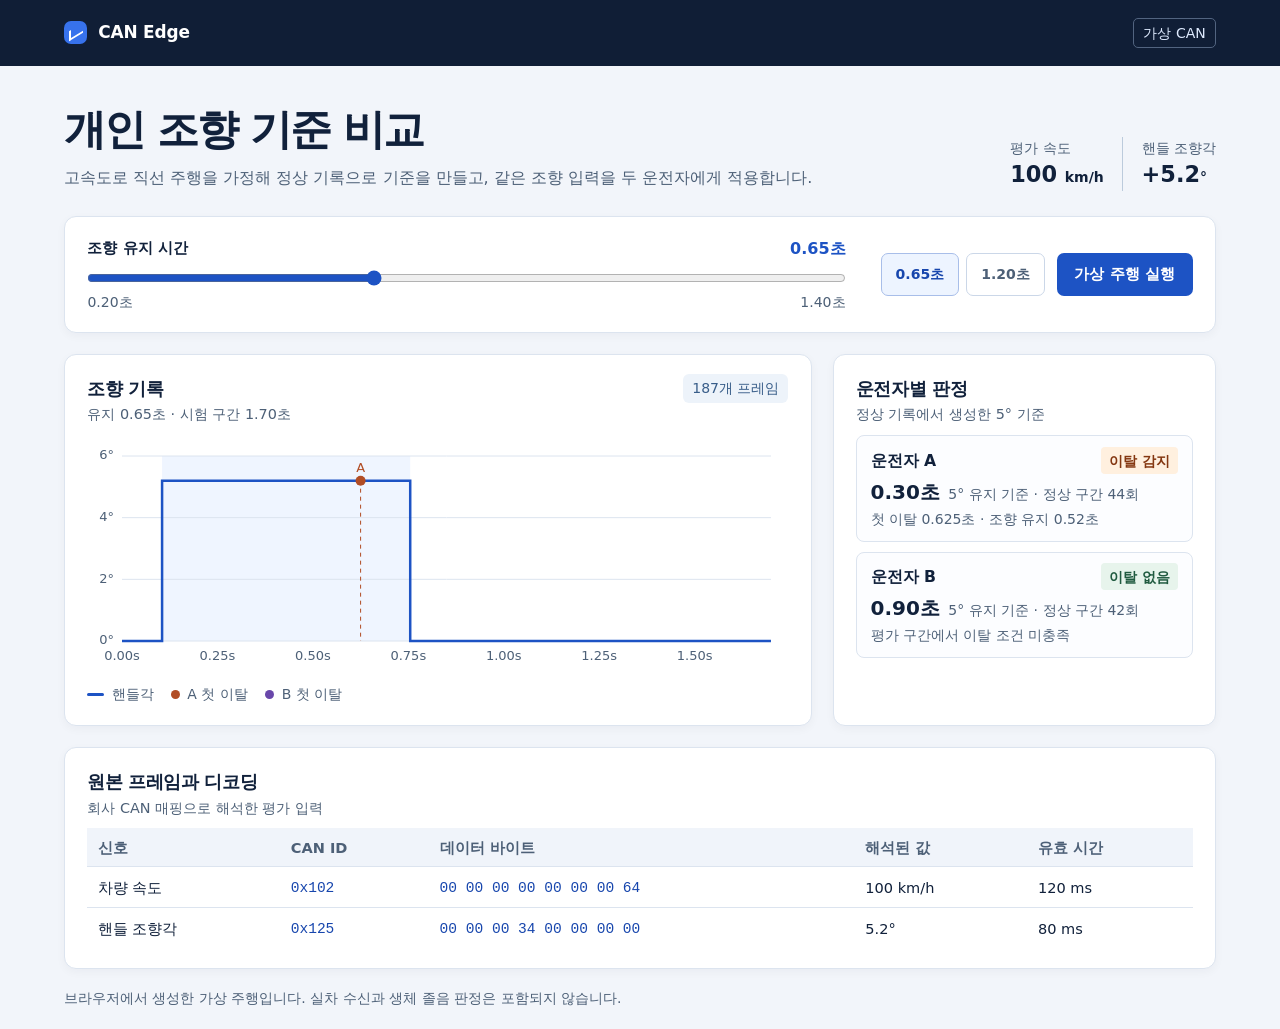
<file: git_upload_ver1/index.html>
<!doctype html>
<html lang="ko">
<head>
  <meta charset="utf-8">
  <meta name="viewport" content="width=device-width, initial-scale=1">
  <meta name="description" content="가상 CAN 프레임에서 개인 조향 기준을 만들고 같은 주행에 적용하는 브라우저 실험">
  <title>CAN Edge · 개인 조향 기준 비교</title>
  <link rel="stylesheet" href="web/style.css">
  <script src="web/can-simulator.js" defer></script>
  <script src="web/app.js" defer></script>
</head>
<body>
  <header class="masthead">
    <div class="masthead-inner">
      <div class="brand"><span class="brand-mark" aria-hidden="true"></span>CAN Edge</div>
      <span class="source-tag">가상 CAN</span>
    </div>
  </header>
  <main>
    <section class="intro" aria-labelledby="title">
      <div>
        <h1 id="title">개인 조향 기준 비교</h1>
        <p>고속도로 직선 주행을 가정해 정상 기록으로 기준을 만들고, 같은 조향 입력을 두 운전자에게 적용합니다.</p>
      </div>
      <dl class="inputs">
        <div><dt>평가 속도</dt><dd>100 <span>km/h</span></dd></div>
        <div><dt>핸들 조향각</dt><dd>+5.2<span>°</span></dd></div>
      </dl>
    </section>

    <form class="controls panel" id="controls">
      <div class="range-control">
        <div class="range-label">
          <label for="hold">조향 유지 시간</label>
          <output for="hold" id="hold-value">0.65초</output>
        </div>
        <input id="hold" type="range" min="200" max="1400" value="650" step="10">
        <div class="range-endpoints"><span>0.20초</span><span>1.40초</span></div>
      </div>
      <div class="actions">
        <div class="presets" aria-label="유지 시간 예시">
          <button type="button" data-duration="650" aria-pressed="true">0.65초</button>
          <button type="button" data-duration="1200" aria-pressed="false">1.20초</button>
        </div>
        <button class="primary" type="submit">가상 주행 실행</button>
      </div>
    </form>

    <div class="results-grid">
      <section class="panel chart-panel" aria-labelledby="chart-title">
        <div class="panel-header">
          <div>
            <h2 id="chart-title">조향 기록</h2>
            <p id="plot-reading">유지 0.65초 · 시험 구간 1.70초</p>
          </div>
          <span class="readout" id="frame-count"></span>
        </div>
        <canvas id="timeline" role="img" aria-label="가상 주행 시간에 따른 핸들 조향각"></canvas>
        <div class="legend" aria-label="그래프 범례">
          <span><i class="line-icon"></i>핸들각</span>
          <span><i class="dot-icon dot-a"></i>A 첫 이탈</span>
          <span><i class="dot-icon dot-b"></i>B 첫 이탈</span>
        </div>
      </section>

      <section class="panel profiles" aria-labelledby="profile-title">
        <div class="panel-header">
          <div><h2 id="profile-title">운전자별 판정</h2><p>정상 기록에서 생성한 5° 기준</p></div>
        </div>
        <div id="profile-results" aria-live="polite"></div>
      </section>
    </div>

    <section class="panel frame-panel" aria-labelledby="frames-title">
      <div class="panel-header">
        <div><h2 id="frames-title">원본 프레임과 디코딩</h2><p>회사 CAN 매핑으로 해석한 평가 입력</p></div>
      </div>
      <div class="table-scroll">
        <table>
          <thead><tr><th scope="col">신호</th><th scope="col">CAN ID</th><th scope="col">데이터 바이트</th><th scope="col">해석된 값</th><th scope="col">유효 시간</th></tr></thead>
          <tbody id="frame-samples"></tbody>
        </table>
      </div>
    </section>
    <footer>브라우저에서 생성한 가상 주행입니다. 실차 수신과 생체 졸음 판정은 포함되지 않습니다.</footer>
    <noscript>가상 CAN 시뮬레이션을 실행하려면 JavaScript를 켜야 합니다.</noscript>
  </main>
</body>
</html>
</file>
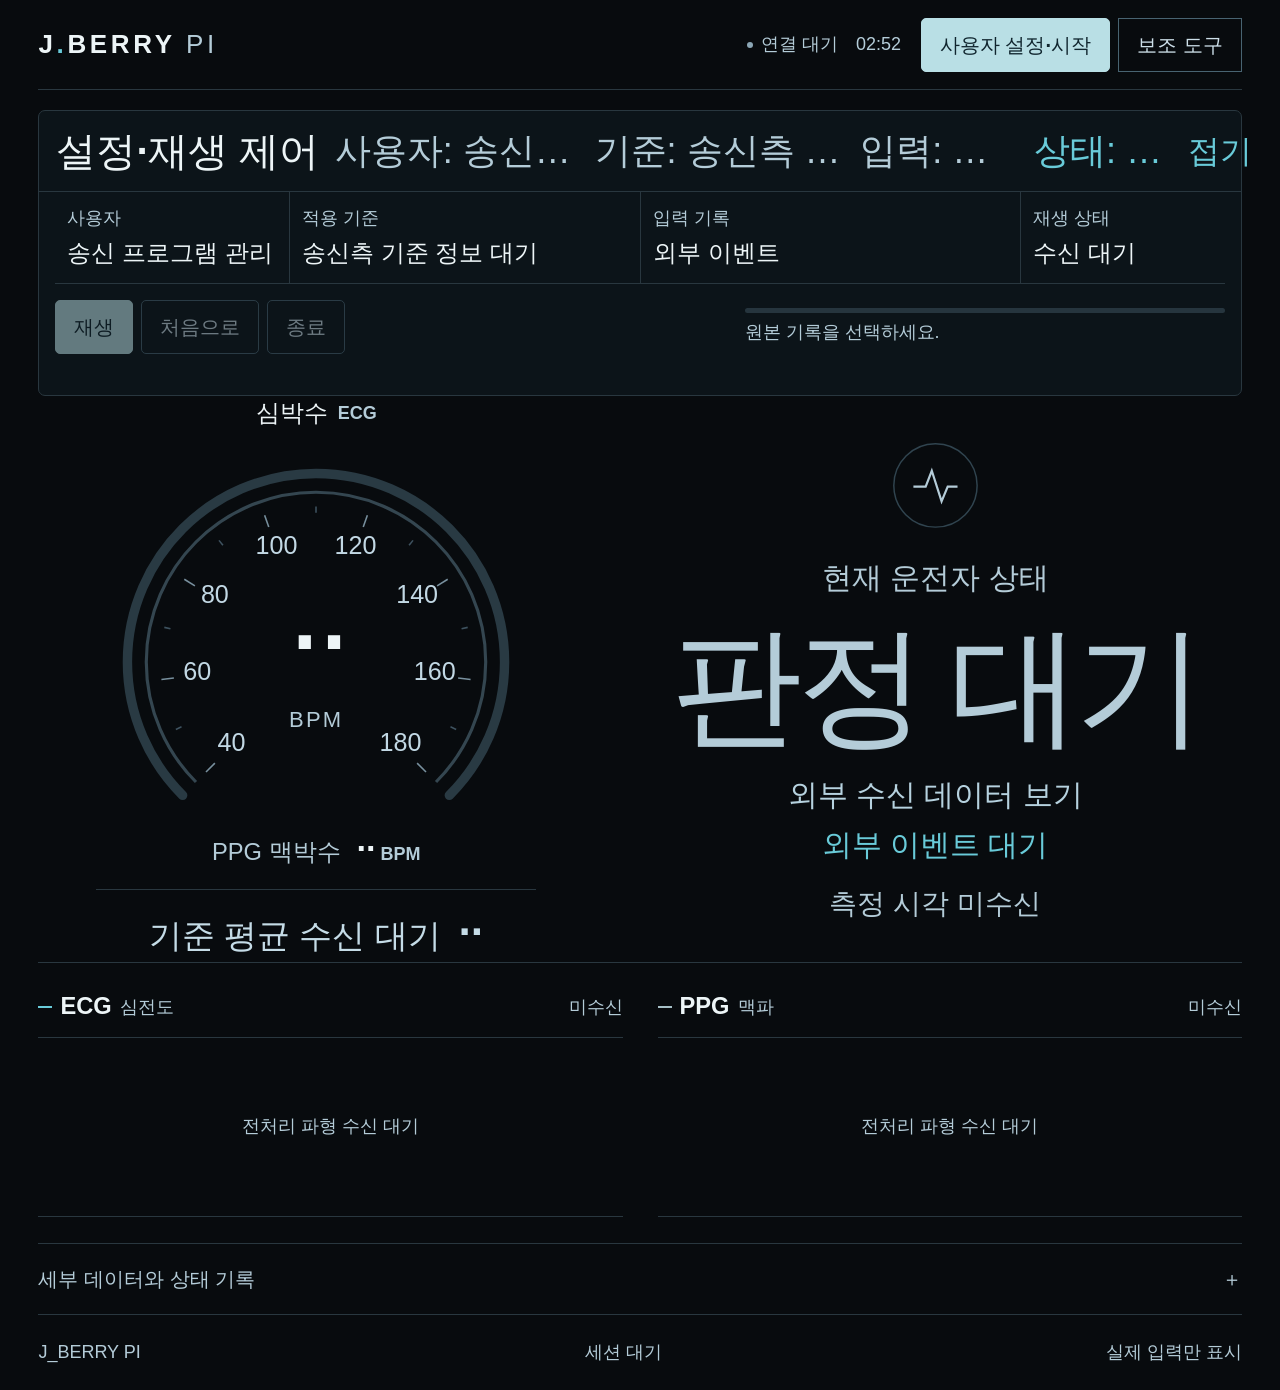
<file: web/dashboard/index.html>
<!doctype html>
<html lang="ko">
<head>
  <meta charset="utf-8"><meta name="viewport" content="width=device-width, initial-scale=1"><meta name="color-scheme" content="dark">
  <title>J_BERRY PI</title>
  <link rel="stylesheet" href="styles.css">
  <script src="contract-validator.js" defer></script><script src="webboard-state.js" defer></script><script src="app.js" defer></script>
</head>
<body>
<div class="dashboard">
  <header class="topbar">
    <a class="wordmark" href="#">J<span class="brand-dot">.</span>BERRY <span class="brand-pi">PI</span></a>
    <div class="topbar-right"><span class="transport"><i id="transportDot" class="dot"></i><span id="transportLabel">연결 대기</span></span><time id="wallClock"></time></div>
    <nav class="top-menu" aria-label="측정 관리">
      <button id="setupButton" class="button primary">사용자 설정·시작</button>
      <details id="toolsMenu" class="tools-menu"><summary class="button">보조 도구</summary><div class="tools-popover"><button id="resultsMenuButton" class="button">저장 결과 JSON 보기</button><p>과거 결과 재생 · 모델 재실행 없음</p></div></details>
    </nav>
  </header>
  <main>
    <details id="replayPanel" class="replay-panel" open>
      <summary><span class="panel-label">설정·재생 제어</span><span class="replay-summary"><span id="summaryUser">사용자 미선택</span><span id="summaryProfile">기준 미적용</span><span id="summaryRecording">기록 미선택</span><span id="summaryPlayback">대기</span></span><span id="foldLabel" class="fold-label" aria-hidden="true">▴</span></summary>
      <div class="replay-panel-body">
    <dl class="workspace" aria-label="현재 시험 대상">
      <div><dt>사용자</dt><dd id="activeUser">선택 없음</dd></div><div><dt>적용 기준</dt><dd id="activeProfile">적용 없음</dd></div>
      <div><dt>입력 기록</dt><dd id="activeRecording">선택 없음</dd></div><div><dt>재생 상태</dt><dd id="activePlayback">대기</dd></div>
    </dl>
    <section id="localControls" class="playback-toolbar" aria-label="원본 재생 제어">
      <div class="playback-actions"><button id="localPlay" class="button primary" disabled>재생</button><button id="localRewind" class="button" disabled>처음으로</button><button id="localStop" class="button" disabled>종료</button></div>
      <div class="playback-progress"><progress id="localProgress" max="100" value="0" aria-label="기록 처리 진행률"></progress><span id="localPosition">원본 기록을 선택하세요.</span></div>
    </section>
    <p id="localControlsHint" class="field-help"></p>
    <section id="resultReplayBar" class="playback-toolbar" aria-label="저장 결과 보기" hidden>
      <div class="playback-actions"><button id="playFile" class="button primary" disabled>재생</button><button id="stepFile" class="button" disabled>다음 데이터</button><button id="rewindFile" class="button" disabled>처음으로</button><button id="backToLocal" class="button">원본 재생 화면으로</button></div><span id="replayPosition">기록이 없습니다.</span>
    </section>
      </div>
    </details>
    <p id="mainNotice" class="notice" role="status" aria-live="polite"></p>
    <section class="cluster" aria-label="심박수와 운전자 상태">
      <div class="instrument heart-instrument">
        <div class="instrument-label">심박수 <span>ECG</span></div>
        <div class="dial">
          <svg id="heartDial" class="dial-svg" viewBox="0 0 280 245" role="img" aria-label="심박수 눈금" aria-describedby="heartReferenceDetail heartBandComparison">
            <path class="heart-reference-track" d="M 55.15 224.85 A 120 120 0 1 1 224.85 224.85"/><g id="heartReferenceBand" hidden></g><line id="heartReferenceMark" class="heart-reference-mark" hidden/><circle id="heartCurrentMark" class="heart-current-mark" r="5" hidden/>
            <path class="dial-track" d="M 63.63 216.37 A 108 108 0 1 1 216.37 216.37"/><g class="dial-ticks"></g><path class="dial-value" pathLength="100" d="M 63.63 216.37 A 108 108 0 1 1 216.37 216.37" hidden/>
          </svg>
          <div class="dial-reading"><strong id="ecgHr">··</strong><span>BPM</span></div>
        </div>
        <div class="secondary-reading"><span>PPG 맥박수</span><strong><span id="ppgHr">··</span><small> BPM</small></strong></div>
        <div class="heart-reference-info"><div class="heart-reference-reading"><span id="heartReferenceText">기준 평균 수신 대기</span><strong id="heartDelta">··</strong></div></div>
      </div>
      <div id="stateModule" class="driver-state" data-state="waiting">
        <div class="state-orbit" aria-hidden="true"><svg viewBox="0 0 84 84"><circle cx="42" cy="42" r="34"/><path d="M24 43h10l5-13 8 25 5-12h8"/></svg></div>
        <p class="state-caption">현재 운전자 상태</p><h2 id="driverState" class="state-title" aria-live="polite">판정 대기</h2>
        <p id="stateDescription" class="state-description" hidden></p>
        <div class="baseline-progress"><span id="baselinePhase">기준을 선택하거나 새로 측정하세요.</span><span id="inputState">입력 대기</span></div>
        <span id="measurementTime" class="measurement-time">측정 시각 미수신</span>
        <p id="canAssist" class="can-assist" data-status="unavailable" hidden></p>
      </div>
    </section>
    <section class="signal-section" aria-label="실제 생체 파형">
      <article class="signal-panel"><div class="signal-heading"><h3><span class="trace-mark"></span>ECG <span>심전도</span></h3><span id="ecgMeta">미수신</span></div><div class="wave-viewport"><canvas id="ecgWave" width="900" height="180" aria-label="수신한 ECG 파형"></canvas><p id="ecgEmpty" class="wave-empty">전처리 파형 수신 대기</p></div></article>
      <article class="signal-panel"><div class="signal-heading"><h3><span class="trace-mark secondary"></span>PPG <span>맥파</span></h3><span id="ppgMeta">미수신</span></div><div class="wave-viewport"><canvas id="ppgWave" width="900" height="180" aria-label="수신한 PPG 파형"></canvas><p id="ppgEmpty" class="wave-empty">전처리 파형 수신 대기</p></div></article>
    </section>
    <details id="detailPanel" class="detail-panel"><summary>세부 데이터와 상태 기록 <span aria-hidden="true">＋</span></summary><div class="detail-content">
      <section class="score-section"><div class="score-numbers"><div><span>모델 졸음 점수</span><strong id="modelScore">··</strong></div><div><span>상태 누적 점수</span><strong id="stateScore">··</strong></div><div><span>신호 품질 가중치</span><strong id="qualityWeight">··</strong></div></div><canvas id="scoreTrend" width="1100" height="180" aria-label="모델 점수와 누적 점수"></canvas><div class="trace-legend"><span>모델 점수</span><span>누적 점수</span></div></section>
      <section class="heart-reference-details"><h3>심박 편차와 모델 판정 비교</h3><p id="heartReferenceDetail">실제 기준 평균과 유효 판정 기록이 필요합니다.</p><dl class="heart-state-means"><div><dt>주의 구간 평균</dt><dd id="heartCautionMean">미수신</dd></div><div><dt>졸음 확정 구간 평균</dt><dd id="heartDrowsyMean">미수신</dd></div></dl><p id="heartBandComparison">모델 판정 대기</p><p>색상은 기준 심박수와의 거리입니다. 최종 상태는 상태 머신의 판정을 따릅니다.</p></section>
      <div class="detail-grid"><section><h3>상태 기록</h3><ol id="eventLog" class="event-log"><li>수신한 상태 기록이 없습니다.</li></ol></section><section><h3>신호·판정 정보</h3><dl class="quality-details"><div><dt>ECG 파형 품질</dt><dd id="ecgQuality">품질 미확인</dd></div><div><dt>PPG 파형 품질</dt><dd id="ppgQuality">품질 미확인</dd></div><div><dt>ECG 표시 구간</dt><dd id="ecgWindow">실제 수신 구간만 표시</dd></div><div><dt>PPG 표시 구간</dt><dd id="ppgWindow">실제 수신 구간만 표시</dd></div><div><dt>ECG 이상 간격 비율</dt><dd id="ecgAbnormal">··</dd></div><div><dt>PPG 이상 간격 비율</dt><dd id="ppgAbnormal">··</dd></div><div><dt>사용 신호</dt><dd id="decisionChannel">미수신</dd></div><div><dt>졸음 후보</dt><dd id="candidateValue">미수신</dd></div><div><dt>잡음에 따른 누적 보류</dt><dd id="freezeValue">미수신</dd></div><div><dt>단계 진입 근거</dt><dd id="confirmationSource">미수신</dd></div><div><dt>ECG·PPG 연결</dt><dd id="bioConnections">미수신</dd></div></dl></section></div>
    </div></details>
  </main>
  <footer class="page-footer"><span>J_BERRY PI</span><span id="sessionLabel">세션 대기</span><span>실제 입력만 표시</span></footer>
</div>
<dialog id="setupDialog" class="settings-dialog setup-dialog" aria-labelledby="setupTitle">
  <div class="setup-heading"><div><span class="dialog-kicker">LOCAL RECORDING SETUP</span><h2 id="setupTitle">사용자 설정·시작</h2></div><button id="closeSetup" class="icon-button" aria-label="설정 창 닫기">×</button></div>
  <ol class="setup-steps" aria-label="설정 순서"><li data-step="0">사용자</li><li data-step="1">기준 선택</li><li data-step="2">계산</li><li data-step="3">저장</li><li data-step="4">재생</li></ol>
  <div class="setup-body">
    <p class="field-help setup-scope">저장된 ECG·PPG 원본 기록으로 기준을 만들고, 기록을 재생하면서 점수와 상태를 새로 계산합니다.</p>
    <p id="setupNotice" class="notice" role="status" aria-live="polite"></p>
    <section data-setup-step="0" aria-labelledby="userStepTitle">
      <h3 id="userStepTitle" class="step-title" tabindex="-1">1. 사용자 등록 또는 선택</h3><p class="field-help">기준을 저장할 사용자를 정하세요. 기존 사용자도 같은 목록에서 선택합니다.</p>
      <label class="field-label" for="userSelect">기존 사용자</label><select id="userSelect"><option value="">사용자를 선택하세요</option></select>
      <form id="userForm"><label class="field-label" for="nicknameInput">새 사용자 닉네임</label><div class="inline-field"><input id="nicknameInput" type="text" maxlength="32" placeholder="예: USER1" required autocomplete="off"><button id="registerUser" class="button" type="submit" aria-describedby="registerHint">등록·다음</button></div><p id="registerHint" class="field-help"></p></form>
      <p id="userReady" class="step-status"></p>
    </section>
    <section data-setup-step="1" aria-labelledby="baselineStepTitle" hidden>
      <h3 id="baselineStepTitle" class="step-title" tabindex="-1">2. 사용할 기준 선택</h3>
      <fieldset class="baseline-choice"><legend>기준 준비 방법</legend><label><input id="baselineModeSaved" type="radio" name="baselineMode" value="saved"> 저장된 기준 불러오기</label><label><input id="baselineModeNew" type="radio" name="baselineMode" value="new" checked> 새 기준 만들기</label></fieldset>
      <p id="savedModeHint" class="field-help"></p>
      <div id="savedBaselineFields" hidden><label class="field-label" for="profileSelect">이 사용자의 모델용 기준</label><select id="profileSelect"><option value="">사용자를 선택하세요</option></select><p id="profileInfo" class="field-help"></p><p class="field-help">저장 기준을 불러오면 계산·저장 단계를 건너뜁니다.</p></div>
      <div id="newBaselineFields"><label class="field-label" for="baselineRecordSelect">기준을 만들 원본 ECG·PPG 기록</label><select id="baselineRecordSelect"><option value="">원본 기록을 선택하세요</option></select><p id="baselineRecordsInfo" class="field-help"></p><p class="baseline-warning">깨어 있는 안정 상태의 기록을 선택하세요. 이후 판정할 기록은 마지막 단계에서 따로 고릅니다.</p></div>
      <p id="baselineSelectionHint" class="field-help"></p>
    </section>
    <section data-setup-step="2" aria-labelledby="calculationStepTitle" hidden>
      <h3 id="calculationStepTitle" class="step-title" tabindex="-1">3. 선택 기록으로 기준 계산</h3><p id="calibrationRecord" class="step-status"></p><p class="field-help">처음 60초를 제외한 이후 5분 구간과 품질을 확인합니다. 준비되면 자동으로 멈춥니다.</p>
      <label class="field-label" for="baselineSpeedSelect">기준용 기록 공급 속도</label><select id="baselineSpeedSelect"><option value="1">원래 시간 간격</option><option value="5">5배</option><option value="10">10배</option><option value="0">가능한 빨리 · 기능 확인용</option></select>
      <div class="calculation-progress"><progress id="calibrationProgress" max="600" value="0" aria-label="기준 계산 진행"></progress><p id="calibrationState" class="step-status" aria-live="polite"></p><p id="calibrationQuality" class="field-help"></p></div>
      <div class="playback-actions"><button id="calibrationPause" class="button" aria-describedby="calibrationControlHint">일시정지</button><button id="calibrationStop" class="button" aria-describedby="calibrationControlHint">계산 취소</button></div><p id="calibrationControlHint" class="field-help"></p>
    </section>
    <section data-setup-step="3" aria-labelledby="saveStepTitle" hidden>
      <h3 id="saveStepTitle" class="step-title" tabindex="-1">4. 계산한 기준 저장</h3><p id="saveSummary" class="step-status"></p><label class="field-label" for="profileTitle">저장할 기준 이름</label><input id="profileTitle" type="text" maxlength="80" placeholder="예: USER1_오전안정"><p class="field-help">이름은 기준을 구분하는 용도입니다. 기준 수치는 선택한 원본으로 계산됩니다.</p><p id="saveHint" class="field-help"></p>
    </section>
    <section data-setup-step="4" aria-labelledby="replayStepTitle" hidden>
      <h3 id="replayStepTitle" class="step-title" tabindex="-1">5. 판정할 기록 선택·재생</h3><dl class="setup-review"><div><dt>사용자</dt><dd id="reviewUser">선택 없음</dd></div><div><dt>모델용 기준</dt><dd id="reviewProfile">불러온 기준 없음</dd></div><div><dt>기준을 만든 기록</dt><dd id="reviewBaselineRecord">미확인</dd></div></dl>
      <label class="field-label" for="replayRecordSelect">새로 판정할 원본 ECG·PPG 기록</label><select id="replayRecordSelect"><option value="">판정할 원본 기록을 선택하세요</option></select><p id="replayRecordsInfo" class="field-help"></p>
      <label class="field-label" for="speedSelect">판정용 기록 공급 속도</label><select id="speedSelect"><option value="1">원래 시간 간격</option><option value="5">5배</option><option value="10">10배</option><option value="0">가능한 빨리 · 기능 확인용</option></select>
      <p class="baseline-warning">기준 불러오기와 현재 입력 준비는 별개입니다. 시작 후 약 300초 분량의 현재 기록이 준비될 때까지 판정을 기다립니다.</p><p id="replayReady" class="step-status"></p>
    </section>
    <details id="recordingHelp" class="recording-help"><summary>원본 폴더·목록 새로고침</summary><p class="field-help">Pi 또는 PC 서버의 지정 폴더를 읽습니다. 원본 ECG·PPG CSV와 표본 주파수가 기록된 메타정보가 필요합니다.</p><p id="recordingsDirectory" class="directory"></p><button id="refreshRecordings" class="button">기록 목록 새로고침</button><p id="catalogErrors" class="notice"></p></details>
  </div>
  <div class="setup-footer"><p id="setupNextHint" class="field-help" aria-live="polite"></p><div class="setup-footer-actions"><button id="setupBack" class="button">이전</button><button id="setupNext" class="button primary" aria-describedby="setupNextHint">기준 선택으로</button></div></div>
</dialog>
<dialog id="resultsDialog" class="settings-dialog" aria-labelledby="resultsTitle">
  <form method="dialog" class="dialog-heading"><div><span class="dialog-kicker">SAVED RESULTS</span><h2 id="resultsTitle">저장 결과 JSON 보기</h2></div><button class="icon-button" aria-label="결과 메뉴 닫기">×</button></form>
  <p class="baseline-warning">저장된 판정을 그대로 보는 기능이며 모델을 다시 실행하지 않습니다. 결과 JSON은 모델용 baseline으로 등록되지 않습니다.</p>
  <label class="field-label" for="eventFile">이 브라우저에서 JSON·JSONL 선택</label><input id="eventFile" type="file" accept=".json,.jsonl,.ndjson,application/json"><p id="fileName" class="field-help">파일을 선택하면 먼저 검증합니다.</p>
  <label class="field-label" for="legacyUserSelect">저장 결과를 조회할 사용자</label><select id="legacyUserSelect"><option value="">사용자를 선택하세요</option></select><label class="field-label" for="legacySelect">이 사용자의 기존 기준 수집 결과 기록</label><select id="legacySelect"><option value="">저장 기록 없음</option></select><p id="legacyHint" class="field-help"></p><button id="loadLegacy" class="button" disabled aria-describedby="legacyHint">저장 결과 불러와 보기</button><p id="resultsNotice" class="notice" role="status"></p>
</dialog>
</body>
</html>
</file>
<file: git_upload_ver1/web/style.css>
:root {
  color-scheme: light;
  --background: #f2f5fa;
  --ink: #11213b;
  --muted: #4d6077;
  --border: #dce4ef;
  --blue: #1d53c4;
  --nav: #101e36;
  --a: #b14d25;
  --b: #6947aa;
  font-family: "Pretendard", "Malgun Gothic", "Apple SD Gothic Neo", system-ui, sans-serif;
}

* { box-sizing: border-box; }
body { margin: 0; background: var(--background); color: var(--ink); font-size: 1rem; line-height: 1.6; }
button, input { font: inherit; }
button { cursor: pointer; }
:focus-visible { outline: 3px solid #2d6bf1; outline-offset: 3px; }
.masthead { background: var(--nav); color: #fff; }
.masthead-inner, main { width: min(1152px, 100% - 3rem); margin-inline: auto; }
.masthead-inner { min-height: 4.1rem; display: flex; align-items: center; justify-content: space-between; }
.brand { display: flex; align-items: center; gap: .7rem; font-size: 1.06rem; font-weight: 750; letter-spacing: -.01em; }
.brand-mark { display: inline-block; width: 23px; height: 23px; border-radius: 7px; background: #3772ec; position: relative; }
.brand-mark::after { content: ""; position: absolute; width: 12px; height: 8px; left: 5px; top: 6px; border-left: 2px solid #fff; border-bottom: 2px solid #fff; transform: skewY(-31deg); }
.source-tag { font-size: .875rem; color: #dfebff; border: 1px solid #526480; border-radius: 5px; padding: .17rem .58rem; }
.intro { margin-top: 2.35rem; margin-bottom: 1.6rem; display: flex; align-items: flex-end; justify-content: space-between; gap: 1.5rem; }
h1, h2, h3, p, dl, dd { margin: 0; }
h1 { font-size: clamp(1.9rem, 4.4vw, 2.65rem); line-height: 1.25; letter-spacing: -.045em; }
.intro p { color: var(--muted); margin-top: .55rem; }
.inputs { display: flex; align-items: center; gap: 1.15rem; flex-shrink: 0; }
.inputs div + div { border-left: 1px solid #bccbdc; padding-left: 1.15rem; }
dt { font-size: .875rem; color: var(--muted); }
.inputs dd { font-weight: 770; font-size: 1.4rem; line-height: 1.4; white-space: nowrap; font-variant-numeric: tabular-nums; }
.inputs dd span { font-size: .875rem; }
.panel { background: #fff; border: 1px solid var(--border); border-radius: 12px; box-shadow: 0 3px 10px rgb(16 30 54 / 4%); }
.controls { display: flex; padding: 1.15rem 1.4rem; align-items: center; justify-content: space-between; gap: 2.2rem; margin-bottom: 1.3rem; }
.range-control { flex: 1; min-width: 0; }
.range-label, .range-endpoints { display: flex; justify-content: space-between; gap: .7rem; }
.range-label label { font-size: .95rem; font-weight: 730; }
.range-label output { color: var(--blue); font-weight: 750; font-variant-numeric: tabular-nums; }
.range-control input { display: block; width: 100%; margin: .27rem 0 0; accent-color: var(--blue); min-height: 1.6rem; cursor: pointer; }
.range-endpoints { color: var(--muted); font-size: .875rem; }
.actions, .presets { display: flex; gap: .45rem; flex-wrap: wrap; }
.actions { gap: .75rem; }
.presets button, .primary { border-radius: 7px; padding: .54rem .87rem; font-weight: 680; min-height: 43px; }
.presets button { font-size: .875rem; background: #fff; color: var(--muted); border: 1px solid #cbd7e8; }
.presets button:hover, .presets button[aria-pressed="true"] { color: #1746ad; border-color: #a8bee9; background: #edf4ff; }
.primary { font-size: .94rem; background: var(--blue); color: #fff; border: 1px solid transparent; min-width: 8.5rem; }
.primary:hover { background: #1747a9; }
.results-grid { display: grid; grid-template-columns: minmax(0, 1.95fr) minmax(302px, 1fr); gap: 1.3rem; }
.panel-header { display: flex; align-items: start; justify-content: space-between; gap: .65rem; margin-bottom: .55rem; }
.panel-header h2 { font-size: 1.14rem; letter-spacing: -.025em; font-weight: 760; }
.panel-header p { color: var(--muted); font-size: .9rem; }
.chart-panel, .profiles, .frame-panel { padding: 1.22rem 1.4rem; }
.readout { color: #385d89; background: #edf3fa; white-space: nowrap; font-size: .875rem; padding: .19rem .56rem; border-radius: 6px; font-variant-numeric: tabular-nums; }
#timeline { width: 100%; height: 240px; display: block; }
.legend { display: flex; flex-wrap: wrap; gap: .4rem 1.1rem; color: var(--muted); font-size: .875rem; margin-top: .5rem; }
.legend span { display: flex; gap: .45rem; align-items: center; }
.line-icon { display: inline-block; width: 17px; height: 3px; background: var(--blue); border-radius: 2px; }
.dot-icon { width: 9px; height: 9px; border-radius: 50%; display: inline-block; }
.dot-a { background: var(--a); }
.dot-b { background: var(--b); }
.profile { border: 1px solid var(--border); border-radius: 8px; padding: .68rem .85rem; margin-top: .57rem; background: #fcfdff; }
.profile-header { display: flex; justify-content: space-between; align-items: center; gap: .7rem; }
.profile-header h3 { font-size: .98rem; }
.verdict { font-size: .875rem; font-weight: 730; border-radius: 4px; padding: .14rem .52rem; background: #e7f4ec; color: #205b40; }
.verdict.alert { background: #fff0df; color: #843711; }
.profile-detail { display: flex; align-items: baseline; gap: .53rem; margin: .25rem 0 .12rem; }
.profile-detail strong { font-size: 1.25rem; line-height: 1.4; font-variant-numeric: tabular-nums; }
.profile-detail span, .profile-result { color: var(--muted); font-size: .875rem; }
.profile-result { min-height: 1.4rem; }
.frame-panel { margin-top: 1.3rem; }
.table-scroll { overflow-x: auto; }
table { border-collapse: collapse; font-variant-numeric: tabular-nums; width: 100%; text-align: left; font-size: .91rem; }
th, td { padding: .46rem .65rem; white-space: nowrap; border-bottom: 1px solid var(--border); }
th { font-weight: 680; color: var(--muted); background: #f0f4fa; }
tbody tr:last-child td { border-bottom: 0; }
td code { font-family: "Consolas", "SFMono-Regular", monospace; color: #1746ad; }
footer { color: var(--muted); font-size: .875rem; padding: 1.1rem 0 1.5rem; }

@media (max-width: 850px) {
  .results-grid { grid-template-columns: 1fr; }
  #profile-results { display: grid; grid-template-columns: repeat(2, minmax(0, 1fr)); gap: .65rem; }
  .intro { align-items: flex-start; flex-direction: column; gap: .9rem; }
}

@media (max-width: 560px) {
  .masthead-inner, main { width: calc(100% - 1.6rem); }
  .intro { margin-top: 1.4rem; }
  .controls { align-items: stretch; flex-direction: column; gap: .65rem; }
  .actions { justify-content: space-between; }
  .chart-panel, .profiles, .frame-panel, .controls { padding: .95rem; }
  #profile-results { grid-template-columns: 1fr; gap: 0; }
  #timeline { height: 205px; }
}
</file>
<file: web/dashboard/styles.css>
:root{color-scheme:dark;--bg:#080b0e;--surface:#10171c;--line:#29373f;--muted:#b4ccd8;--text:#edf5f7;--cyan:#69cbd9;--green:#69d6a3;--amber:#f3b45f;--red:#f27b82;font-family:"Pretendard","Noto Sans KR",-apple-system,BlinkMacSystemFont,"Segoe UI",sans-serif;font-synthesis:none}
*{box-sizing:border-box}body{margin:0;background:var(--bg);color:var(--text);font-size:14px;font-weight:500;line-height:1.6}h1,h2,h3,p{margin:0}a{color:inherit}svg{display:block}[hidden]{display:none!important}button,input,select{font:inherit}button,select,input{border-radius:5px}button,summary{cursor:pointer}button:disabled{opacity:.5;cursor:default}button:focus-visible,a:focus-visible,input:focus-visible,select:focus-visible,summary:focus-visible{outline:2px solid var(--cyan);outline-offset:4px}.dashboard{max-width:1320px;margin:0 auto;padding:0 40px}.topbar{display:flex;align-items:center;gap:24px;min-height:90px;border-bottom:1px solid var(--line);padding:16px 0;flex-wrap:wrap}.wordmark{text-decoration:none;font-size:19px;font-weight:750;letter-spacing:.14em;white-space:nowrap}.brand-dot{color:var(--cyan)}.brand-pi{color:var(--muted);font-weight:500}.topbar-right{display:flex;align-items:center;gap:20px;margin-left:auto;color:var(--muted)}.transport{display:flex;align-items:center;gap:8px;font-size:13px}.dot{width:6px;height:6px;border-radius:50%;background:#8ba6b5}.dot[data-status=connected]{background:var(--cyan)}.dot[data-status=disconnected]{background:var(--amber)}.top-menu{display:flex;gap:8px}.button{border:1px solid #486371;background:transparent;color:#cddfe9;padding:10px 14px;font-weight:600;font-size:14px;min-height:42px}.button:hover:not(:disabled){border-color:var(--cyan);color:var(--text);background:#13232b}.button.primary{color:#10252e;background:#b9dfe5;border-color:#b9dfe5}.button.primary:hover:not(:disabled){background:#c9edf1;color:#10252e}.icon-button{border:0;background:transparent;color:var(--text);width:42px;height:42px;font-size:26px}.section-head{display:flex;justify-content:space-between;align-items:center;gap:14px;padding:25px 0 19px;color:var(--muted)}.section-head h1{font-size:16px;font-weight:650}.section-head>span{font-size:13px;text-align:right}.workspace{display:grid;grid-template-columns:.8fr 1.2fr 1.3fr .7fr;margin:0;background:#0c1419;border:1px solid var(--line);border-radius:7px}.workspace>div{padding:15px 18px;min-width:0}.workspace>div+div{border-left:1px solid var(--line)}.workspace dt{color:var(--muted);font-size:13px;margin-bottom:5px}.workspace dd{margin:0;font-size:14px;font-weight:650;overflow-wrap:anywhere}.playback-toolbar{display:flex;align-items:center;justify-content:space-between;gap:20px;padding:16px 0}.playback-actions{display:flex;gap:8px;flex-wrap:wrap}.playback-progress{display:flex;flex-direction:column;gap:6px;width:min(380px,42%);font-variant-numeric:tabular-nums;color:var(--muted);font-size:13px}progress{width:100%;height:5px;accent-color:var(--cyan);border:0;border-radius:4px;overflow:hidden;background:#26353e}progress::-webkit-progress-bar{background:#26353e}progress::-webkit-progress-value{background:var(--cyan)}.notice{font-size:14px;line-height:1.8;color:var(--amber);white-space:pre-line;overflow-wrap:anywhere}.notice:empty{display:none}#mainNotice{margin:8px 0 16px}.cluster{display:grid;grid-template-columns:minmax(300px,.85fr) minmax(0,1.15fr);align-items:center;gap:70px;padding:20px 35px 30px;min-height:430px}.instrument{max-width:330px;width:100%;margin:auto;text-align:center}.instrument-label{display:flex;justify-content:center;align-items:center;gap:10px;font-weight:650}.instrument-label>span{font-size:13px;color:var(--muted)}.dial{position:relative;margin:6px auto -4px;max-width:290px;aspect-ratio:280/245}.dial-svg{height:100%;width:100%;overflow:visible}.dial-track{fill:none;stroke:#344650;stroke-width:2}.dial-value{fill:none;stroke:var(--cyan);stroke-width:3;stroke-linecap:round;stroke-dasharray:0 100}.dial-ticks line{stroke:#78909e;stroke-width:1}.dial-ticks .minor{stroke:#3e525f}.dial-ticks text{fill:#c2d8e4;font-family:inherit;font-size:13px;font-variant-numeric:tabular-nums}.dial-reading{position:absolute;inset:35% 0 auto;display:flex;align-items:center;flex-direction:column}.dial-reading strong{font-family:"Bahnschrift","DIN Alternate","Arial Narrow",sans-serif;font-size:80px;line-height:1.05;font-weight:500;letter-spacing:-.05em;font-variant-numeric:tabular-nums}.dial-reading>span{font-size:14px;letter-spacing:.1em;color:var(--muted);margin-top:8px}.secondary-reading{display:flex;justify-content:center;gap:16px;align-items:baseline;color:var(--muted)}.secondary-reading strong{font-size:21px;font-weight:500;color:var(--text)}.secondary-reading small{font-size:13px;color:var(--muted)}.heart-reference-track{fill:none;stroke:#293a43;stroke-width:6;stroke-linecap:round}#heartReferenceBand path{fill:none;stroke-width:6.5}.heart-reference-mark{stroke:var(--text);stroke-width:2;stroke-linecap:round}.heart-current-mark{fill:var(--bg);stroke-width:3}.heart-reference-info{margin:15px auto 0;padding-top:11px;border-top:1px solid var(--line)}.heart-reference-reading{display:flex;justify-content:center;align-items:baseline;gap:14px;flex-wrap:wrap;color:#c5dce7}.heart-reference-reading strong{font-size:16px;font-weight:650}.heart-band-legend{display:flex;justify-content:center;gap:12px;margin-top:8px;font-size:13px}.heart-band-legend span{display:flex;align-items:center;gap:5px;white-space:nowrap}.heart-band-legend span:before{content:"";width:6px;height:6px;background:var(--green);border-radius:50%}.heart-band-legend span:nth-child(2):before{background:var(--amber)}.heart-band-legend span:nth-child(3):before{background:var(--red)}.heart-reference-info p{font-size:13px;line-height:1.7;margin-top:7px;color:var(--muted);word-break:keep-all}.driver-state{color:var(--cyan);text-align:center;min-width:0}.driver-state[data-state=waiting],.driver-state[data-state=unavailable]{color:var(--muted)}.driver-state[data-state=caution]{color:var(--amber)}.driver-state[data-state=drowsy]{color:var(--red)}.state-orbit{width:78px;height:78px;margin:0 auto 19px}.state-orbit svg{height:100%;width:100%;fill:none;stroke:currentColor;stroke-width:1.8}.state-orbit circle{stroke:#30444f;stroke-width:1.2}.state-caption{color:var(--muted);font-size:14px;margin-bottom:8px}.state-title{font-size:clamp(40px,4.8vw,64px);line-height:1.3;font-weight:600;letter-spacing:-.05em;word-break:keep-all}.state-description{color:var(--muted);line-height:1.8;margin:15px auto 0;max-width:390px;word-break:keep-all}.baseline-progress{margin:24px auto 0;max-width:450px;display:flex;flex-direction:column;gap:7px;font-size:13px;color:#b6d2df;word-break:keep-all}.baseline-progress>span:last-child{color:var(--cyan)}.measurement-time{display:block;font-size:13px;color:var(--muted);margin-top:14px;font-variant-numeric:tabular-nums}.signal-section{display:grid;grid-template-columns:1fr 1fr;gap:35px;border-top:1px solid var(--line);padding:26px 0}.signal-panel{min-width:0}.signal-heading{display:flex;align-items:center;justify-content:space-between;gap:12px;margin-bottom:12px;flex-wrap:wrap}.signal-heading h3{display:flex;align-items:center;gap:8px;font-size:15px;font-weight:650}.signal-heading h3>span:last-child{font-size:13px;color:var(--muted);font-weight:500}.signal-heading>span{font-size:13px;color:var(--muted)}.trace-mark{height:2px;width:14px;background:var(--cyan)}.trace-mark.secondary{background:#a6bfc6}.wave-viewport{position:relative;height:140px;border-top:1px solid var(--line);border-bottom:1px solid var(--line)}.wave-viewport canvas{display:block;width:100%;height:100%}.wave-empty{position:absolute;inset:0;display:grid;place-content:center;color:var(--muted);pointer-events:none;font-size:14px}.wave-footer{display:flex;justify-content:space-between;gap:12px;margin-top:9px;color:var(--muted);font-size:13px;flex-wrap:wrap}.detail-panel{border-top:1px solid var(--line);border-bottom:1px solid var(--line)}.detail-panel>summary{padding:20px 0;display:flex;justify-content:space-between;align-items:center;list-style:none;color:var(--muted)}.detail-panel>summary::-webkit-details-marker{display:none}.detail-panel[open]>summary span{transform:rotate(45deg)}.detail-content{padding:5px 0 25px}.score-numbers{display:flex;gap:50px;margin-bottom:20px}.score-numbers>div{min-width:0}.score-numbers span{display:block;font-size:13px;color:var(--muted)}.score-numbers strong{font-size:25px;font-weight:500}.score-section>canvas{width:100%;height:130px;display:block}.trace-legend{display:flex;gap:18px;color:var(--muted);font-size:13px;margin-top:8px}.trace-legend span:first-child{color:var(--cyan)}.heart-reference-details{border-top:1px solid var(--line);margin-top:25px;padding-top:20px}.heart-reference-details h3,.detail-grid h3{font-size:15px;font-weight:650;margin-bottom:12px}.heart-reference-details p{color:var(--muted);font-size:14px;line-height:1.8}.heart-state-means{display:flex;gap:25px 50px;flex-wrap:wrap;margin:15px 0}.heart-state-means>div{display:flex;gap:15px;align-items:baseline}.heart-state-means dt{color:var(--muted)}.heart-state-means dd{margin:0;font-size:16px;font-weight:650}#heartBandComparison[data-state=caution]{color:var(--amber)}#heartBandComparison[data-state=drowsy]{color:var(--red)}.detail-grid{display:grid;grid-template-columns:1fr 1fr;gap:50px;border-top:1px solid var(--line);margin-top:25px;padding-top:22px}.event-log{padding:0;margin:0;list-style:none;max-height:240px;overflow:auto}.event-log li{display:flex;gap:18px;padding:9px 0;border-bottom:1px solid var(--line)}.event-log time{color:var(--muted);font-variant-numeric:tabular-nums}.quality-details{margin:0}.quality-details>div{display:flex;justify-content:space-between;gap:18px;padding:8px 0}.quality-details dt{color:var(--muted)}.quality-details dd{margin:0;text-align:right}.page-footer{display:flex;justify-content:space-between;gap:15px;padding:24px 0;color:var(--muted);font-size:13px;flex-wrap:wrap;overflow-wrap:anywhere}.page-footer>span:nth-child(2){max-width:65%}.settings-dialog{width:min(650px,calc(100vw - 28px));max-height:calc(100dvh - 32px);overflow:auto;background:var(--surface);color:var(--text);border:1px solid #486371;border-radius:9px;padding:28px;box-shadow:0 25px 100px #0008}.settings-dialog::backdrop{background:#03070bba}.dialog-heading{display:flex;align-items:center;justify-content:space-between;gap:15px;margin-bottom:20px}.dialog-heading h2{font-size:25px;font-weight:600}.dialog-kicker{font-size:13px;color:var(--cyan)}.field-label{display:block;margin:20px 0 8px;font-weight:650}.field-help{font-size:13px;color:var(--muted);line-height:1.8;margin-top:12px;overflow-wrap:anywhere}.directory{color:var(--cyan);font-size:13px;overflow-wrap:anywhere;margin-top:8px}input[type=text],select{width:100%;padding:11px;background:#0a1015;border:1px solid #486371;color:var(--text);min-width:0}input[type=file]{width:100%;font-size:14px;color:var(--muted)}input[type=file]::file-selector-button{padding:10px;background:#20323e;border:1px solid #486371;color:var(--text);margin-right:10px;border-radius:4px}.inline-field{display:flex;gap:9px}.inline-field .button{flex-shrink:0}.capture-box{border-top:1px solid var(--line);margin-top:25px;padding-top:20px}.capture-box h3{font-size:16px}.settings-dialog>.button,.capture-box>.button{margin-top:14px}.settings-dialog>.notice{margin-top:16px}.settings-dialog .button.primary{font-weight:650}
@media(max-width:1000px){.dashboard{padding:0 26px}.topbar{gap:14px}.top-menu{width:100%;justify-content:flex-end}.cluster{gap:35px;padding:22px 0}.workspace{grid-template-columns:1fr 1fr}.workspace>div:nth-child(3){border-left:0;border-top:1px solid var(--line)}.workspace>div:nth-child(4){border-top:1px solid var(--line)}.signal-section{gap:24px}.playback-toolbar{flex-wrap:wrap}.playback-progress{width:100%;max-width:none}}
@media(max-width:650px){.dashboard{padding:0 18px}.topbar{padding:17px 0}.wordmark{font-size:16px}.topbar-right{gap:10px}.transport{font-size:13px}#wallClock{display:none}.top-menu{justify-content:space-between;gap:6px}.top-menu .button{flex:1;padding:9px 7px;font-size:13px}.workspace>div{padding:12px;min-width:0}.workspace dd{font-size:13px}.cluster{grid-template-columns:1fr;gap:35px;padding:28px 0}.instrument{max-width:310px}.dial{max-width:280px}.driver-state{padding-bottom:8px}.state-title{font-size:43px}.state-orbit{width:60px;height:60px;margin-bottom:13px}.baseline-progress{margin-top:17px}.signal-section{grid-template-columns:1fr;gap:25px}.wave-viewport{height:130px}.detail-grid{grid-template-columns:1fr;gap:26px}.score-numbers{gap:15px;justify-content:space-between}.score-numbers strong{font-size:23px}.heart-state-means{display:grid;gap:12px}.heart-state-means>div{justify-content:space-between}.quality-details dt{max-width:60%}.settings-dialog{padding:21px}.dialog-heading h2{font-size:23px}.page-footer>span:nth-child(2){max-width:100%;width:100%;order:3}.section-head{gap:10px}.section-head h1{font-size:15px}.section-head>span{max-width:55%}.playback-actions{gap:6px}.playback-actions .button{padding:9px 11px}}
@media(prefers-reduced-motion:reduce){*{transition:none!important;scroll-behavior:auto!important}}

.tools-menu{position:relative}
.tools-menu>summary{list-style:none;white-space:nowrap}
.tools-menu>summary::-webkit-details-marker{display:none}
.tools-popover{position:absolute;right:0;top:calc(100% + 8px);width:260px;padding:12px;z-index:5;background:var(--surface);border:1px solid #486371;border-radius:7px;box-shadow:0 12px 40px #0009}
.tools-popover .button{width:100%;text-align:left}
.tools-popover p{margin-top:8px;font-size:13px;color:var(--muted)}
.replay-panel{margin-top:20px;border:1px solid var(--line);border-radius:7px;background:#0c1419}
.replay-panel>summary{display:grid;grid-template-columns:auto minmax(0,1fr) auto;gap:18px;align-items:center;padding:14px 17px;list-style:none}
.replay-panel>summary::-webkit-details-marker{display:none}
.replay-panel[open]>summary{border-bottom:1px solid var(--line)}
.panel-label{font-weight:650}
.fold-label{color:var(--cyan);font-size:13px;white-space:nowrap}
.replay-summary{display:flex;flex-wrap:wrap;gap:5px 18px;min-width:0}
.replay-summary>span{font-size:13px;color:var(--muted);max-width:280px;white-space:nowrap;overflow:hidden;text-overflow:ellipsis}
#summaryPlayback{color:var(--cyan)}
.replay-panel-body{padding:0 16px 13px}
.replay-panel .workspace{border:0;border-bottom:1px solid var(--line);border-radius:0;background:transparent}
.replay-panel .workspace>div{padding-left:12px;padding-right:12px}
#localControlsHint{margin-bottom:5px}
.setup-dialog{width:min(760px,calc(100vw - 28px));padding:0;overflow:hidden}
.setup-dialog[open]{display:flex;flex-direction:column}
.setup-heading{display:flex;justify-content:space-between;align-items:center;gap:16px;padding:22px 28px 16px;flex-shrink:0}
.setup-heading h2{font-size:25px;line-height:1.3;font-weight:650}
.setup-steps{display:grid;grid-template-columns:repeat(5,minmax(0,1fr));gap:8px;list-style:none;counter-reset:setup-step;margin:0;padding:0 28px 17px;border-bottom:1px solid var(--line);flex-shrink:0}
.setup-steps li{counter-increment:setup-step;display:flex;flex-direction:column;align-items:center;gap:5px;text-align:center;font-size:13px;color:var(--muted);min-width:0}
.setup-steps li:before{content:counter(setup-step);display:grid;place-items:center;width:27px;height:27px;border:1px solid #49606b;border-radius:50%;font-variant-numeric:tabular-nums}
.setup-steps li[aria-current=step]{color:var(--text);font-weight:700}
.setup-steps li[aria-current=step]:before{background:var(--cyan);border-color:var(--cyan);color:#082029}
.setup-steps li.past:before{border-color:var(--cyan);color:var(--cyan)}
.setup-body{padding:20px 28px 24px;overflow-y:auto;min-height:0;overscroll-behavior:contain}
.setup-scope{margin-bottom:17px}
.setup-body .notice:not(:empty){margin-bottom:17px;padding:11px 13px;border-left:2px solid var(--amber);background:#221d16}
.step-title{font-size:20px;line-height:1.5;margin-bottom:8px;font-weight:650;outline-offset:3px}
.step-status{color:var(--cyan);margin-top:14px;overflow-wrap:anywhere}
.baseline-choice{display:flex;gap:14px 25px;flex-wrap:wrap;margin:19px 0 9px;padding:14px 16px;border:1px solid #486371;border-radius:5px}
.baseline-choice legend{padding:0 7px;color:var(--muted);font-size:13px}
.baseline-choice label{display:flex;align-items:center;gap:8px;cursor:pointer}
.settings-dialog .baseline-choice input{width:17px;height:17px;padding:0;margin:0;accent-color:var(--cyan)}
.baseline-warning{margin-top:15px;padding:12px 14px;border-left:2px solid var(--cyan);background:#11262e;color:#d2e4ec;font-size:13px;line-height:1.8;overflow-wrap:anywhere}
.calculation-progress{margin:23px 0 16px;padding:16px;border:1px solid var(--line);border-radius:5px}
.calculation-progress .step-status{margin-top:10px}
.setup-review{margin:17px 0 0;padding:14px 16px;background:#0c1419;border-radius:5px}
.setup-review>div{display:grid;grid-template-columns:130px minmax(0,1fr);gap:12px;padding:5px 0}
.setup-review dt{color:var(--muted);font-size:13px}
.setup-review dd{margin:0;overflow-wrap:anywhere}
.recording-help{margin-top:23px;padding-top:15px;border-top:1px solid var(--line)}
.recording-help>summary{font-size:13px;color:var(--muted)}
.recording-help .button{margin-top:12px}
.recording-help .field-help{margin-top:10px}
.setup-footer{padding:15px 28px 22px;border-top:1px solid var(--line);flex-shrink:0;background:#101b22}
.setup-footer-actions{display:flex;justify-content:space-between;gap:12px;margin-top:10px}
.setup-footer-actions .button{min-height:44px}
.setup-footer-actions .primary{max-width:80%;overflow-wrap:anywhere}
.setup-footer>.field-help{margin:0;min-height:23px}
@media(max-width:650px){
  .tools-menu{flex-shrink:0}.top-menu #setupButton{flex:1}
  .replay-panel>summary{grid-template-columns:minmax(0,1fr) auto;gap:7px 12px;padding:12px}
  .replay-summary{grid-row:2;grid-column:1/-1;gap:4px 12px}
  .replay-summary>span{max-width:100%;white-space:normal;overflow-wrap:anywhere}
  .replay-panel-body{padding:0 10px 12px}.replay-panel .workspace{grid-template-columns:1fr}
  .replay-panel .workspace>div+div{border-left:0;border-top:1px solid var(--line)}
  .setup-heading{padding:18px 18px 14px;gap:8px}.setup-heading h2{font-size:22px}
  .setup-steps{padding:0 15px 14px;gap:3px}.setup-steps li{font-size:13px}
  .setup-body{padding:17px 18px 22px}.setup-dialog .step-title{font-size:18px}
  .setup-footer{padding:12px 18px 16px}.setup-footer-actions{gap:8px}
  .setup-footer-actions .button{padding:10px;white-space:normal}
  .setup-review>div{grid-template-columns:1fr;gap:2px;padding:7px 0}
  .baseline-choice{gap:12px;padding:12px}.inline-field{flex-wrap:wrap}
  .inline-field input{min-width:0;flex:1 1 150px}
}

.can-assist { margin: .5rem 0 0; font-size: .85rem; color: var(--muted); }
.can-assist[data-status="outside_baseline"] { color: var(--red); font-weight: 600; }

/* Large type: keep measurements, status and controls readable at a distance. */
:root{
  --font-body:clamp(20px,1.5vw,22px);
  --font-meta:clamp(18px,1.35vw,20px);
  --font-label:clamp(22px,1.85vw,26px);
  --font-action:clamp(20px,1.5vw,22px);
}
body{font-size:var(--font-body);line-height:1.5}
.dashboard{max-width:1600px;padding-inline:clamp(18px,3vw,40px)}
.wordmark{font-size:26px}
.topbar-right{font-size:var(--font-meta);gap:18px}
.transport,.button,.fold-label,.replay-summary>span{font-size:var(--font-meta)}
.button{font-size:var(--font-action);min-height:52px;padding:11px 18px}
.icon-button{width:52px;height:52px;font-size:34px;flex-shrink:0}
.topbar{gap:20px}
.top-menu{min-width:0;flex-wrap:wrap}
.tools-popover{width:min(380px,calc(100vw - 36px))}
.replay-panel>summary{--summary-scale:1;grid-template-columns:auto minmax(0,1fr) auto;gap:12px 16px}
.panel-label{font-size:calc(var(--font-body) * 2 * var(--summary-scale));line-height:1.3;white-space:nowrap}
.replay-summary{grid-row:auto;grid-column:auto;flex-wrap:nowrap;gap:16px;line-height:1.4}
.replay-summary>span{font-size:calc(var(--font-meta) * 2 * var(--summary-scale));flex:0 1 auto;max-width:none;min-width:0;white-space:nowrap;overflow:hidden;text-overflow:ellipsis}
.fold-label{display:grid;place-items:center;width:36px;height:44px;font-size:32px;line-height:1}
.workspace dt,.playback-progress,.field-help,.directory,.notice,
.signal-heading>span,.wave-empty,.page-footer,.tools-popover p,
.section-head>span,.dialog-kicker,.baseline-choice legend,
.setup-steps li,.baseline-warning,.setup-review dt,.recording-help>summary{
  font-size:var(--font-meta);
}
.workspace dd{font-size:var(--font-label);line-height:1.4}
.workspace>div{padding-block:13px}
.playback-toolbar{gap:16px;flex-wrap:wrap}
.playback-progress{width:min(480px,42%)}
.cluster{
  grid-template-columns:minmax(340px,.95fr) minmax(0,1.05fr);
  gap:clamp(32px,4vw,64px);padding:0 8px;min-height:490px;
}
.instrument{max-width:440px}
.instrument-label{font-size:var(--font-label)}
.instrument-label>span{font-size:var(--font-meta)}
.dial{max-width:440px;margin-top:10px}
.dial-ticks text{font-size:16px}
.dial-reading{inset:33% 0 auto}
.dial-reading strong{font-size:clamp(104px,10vw,144px);line-height:1}
.dial-reading strong[data-wide]{font-size:clamp(80px,7.5vw,108px)}
.dial-reading>span{font-size:22px;margin-top:6px}
.secondary-reading{font-size:var(--font-label);gap:16px;flex-wrap:wrap}
.secondary-reading strong{font-size:34px;font-weight:650}
.secondary-reading small{font-size:var(--font-meta)}
.heart-reference-info{container-type:inline-size}
.heart-reference-reading{gap:8px 18px;font-size:clamp(24px,7.5cqw,34px);line-height:1.4}
.heart-reference-reading strong{font-size:clamp(32px,10cqw,44px)}
.heart-reference-info p{font-size:var(--font-meta)}
.driver-state{
  --state-inset:38px;
  align-self:stretch;container-type:size;display:flex;flex-direction:column;
  justify-content:space-between;gap:8px;padding-block:var(--state-inset);
  overflow:visible;
}
.state-orbit{width:clamp(80px,min(20cqw,21cqh),144px);height:auto;aspect-ratio:1;flex-shrink:0;margin:0 auto}
.state-caption{font-size:clamp(22px,min(5.4cqw,6.2cqh),38px);line-height:1.4;margin:0}
.state-title{font-size:clamp(80px,min(34cqw,35cqh),240px);line-height:1.05;flex-shrink:0}
.driver-state:is([data-state=waiting],[data-state=unavailable]) .state-title{font-size:clamp(56px,min(22cqw,35cqh),180px)}
.state-description{font-size:clamp(20px,min(5.5cqw,5.8cqh),38px);line-height:1.4;max-width:100%;margin:0;flex-shrink:0}
.baseline-progress{font-size:clamp(22px,min(5.5cqw,6.1cqh),38px);line-height:1.4;max-width:100%;width:100%;margin:0;gap:8px;overflow-wrap:anywhere;flex-shrink:0}
.measurement-time{font-size:clamp(22px,min(5.3cqw,5.8cqh),36px);line-height:1.4;margin:0;flex-shrink:0}
.can-assist{font-size:var(--font-meta);line-height:1.4;max-width:100%;flex-shrink:0;overflow-wrap:anywhere}
@media(min-width:761px){
  .driver-state:has(.can-assist:not([hidden])){min-height:640px}
  .driver-state:has(.can-assist:not([hidden])) .state-title{font-size:clamp(64px,min(34cqw,24cqh),200px)}
  .driver-state:is([data-state=waiting],[data-state=unavailable]):has(.can-assist:not([hidden])) .state-title{font-size:clamp(56px,min(22cqw,24cqh),180px)}
}
.signal-heading h3,.heart-reference-details h3,.detail-grid h3{font-size:var(--font-label)}
.signal-heading h3>span:last-child{font-size:var(--font-meta)}
.wave-viewport{height:180px}
.detail-panel>summary{font-size:var(--font-body)}
.score-numbers{gap:20px 44px;flex-wrap:wrap}
.score-numbers span,.trace-legend,.heart-reference-details p{font-size:var(--font-meta)}
.score-numbers strong{font-size:36px}
.heart-state-means dd{font-size:var(--font-label)}
.event-log li{flex-wrap:wrap;gap:4px 18px}
.quality-details dt,.quality-details dd{overflow-wrap:anywhere}
.settings-dialog{width:min(900px,calc(100vw - 28px));font-size:var(--font-body)}
.setup-dialog{width:min(1000px,calc(100vw - 28px))}
.dialog-heading h2,.setup-heading h2{font-size:clamp(28px,2.5vw,36px)}
.setup-heading>div{min-width:0}
.step-title,.setup-dialog .step-title{font-size:var(--font-label)}
.setup-steps li:before{width:36px;height:36px}
.field-label,.capture-box h3{font-size:var(--font-body)}
input[type=text],select{font-size:var(--font-body);min-height:52px}
input[type=file]{font-size:var(--font-meta)}
.setup-review>div{grid-template-columns:180px minmax(0,1fr)}
.setup-footer-actions .button{min-height:52px;white-space:normal}
.setup-footer-actions .primary{min-width:0}
.baseline-choice{gap:14px 24px}
.settings-dialog .baseline-choice input{width:22px;height:22px;flex-shrink:0}

@media(max-width:1000px){
  .playback-progress{width:100%;max-width:none}
  .top-menu{width:100%}
  .detail-grid{grid-template-columns:1fr;gap:28px}
}
@media(max-width:760px){
  :root{--font-body:18px;--font-meta:16px;--font-label:22px;--font-action:18px}
  .dashboard{padding-inline:18px}
  .wordmark{font-size:23px}
  .topbar{gap:14px}
  .topbar-right{gap:10px}
  .top-menu .button{font-size:var(--font-action);padding:10px 12px}
  .cluster{grid-template-columns:1fr;gap:32px;padding:0}
  .instrument{max-width:400px}
  .dial{max-width:350px}
  .dial-reading strong{font-size:clamp(100px,30.8vw,120px)}
  .dial-reading strong[data-wide]{font-size:clamp(72px,22.5vw,88px)}
  .driver-state{container-type:inline-size;min-height:clamp(540px,155vw,660px);overflow:visible}
  .state-title{font-size:min(42cqw,180px)}
  .driver-state:is([data-state=waiting],[data-state=unavailable]) .state-title{font-size:min(22cqw,92px)}
  .state-orbit{width:min(26cqw,100px)}
  .state-caption{font-size:clamp(22px,6.8cqw,28px)}
  .state-description{font-size:clamp(18px,6cqw,24px)}
  .baseline-progress,.measurement-time{font-size:clamp(20px,6.8cqw,28px)}
  .signal-section{grid-template-columns:1fr}
  .wave-viewport{height:160px}
  .setup-heading h2{font-size:28px}
  .setup-steps{gap:4px;padding-inline:15px}
  .setup-steps li{font-size:16px}
  .setup-review>div{grid-template-columns:1fr;gap:2px}
  .setup-footer-actions .primary{max-width:calc(100% - 82px)}
  .replay-panel>summary{grid-template-columns:minmax(0,1fr) auto}
  .panel-label{font-size:24px;white-space:normal;word-break:keep-all}
  .replay-summary{grid-row:2;grid-column:1/-1;flex-wrap:wrap;gap:6px 14px}
  .replay-summary>span{font-size:18px;max-width:100%;white-space:normal;word-break:keep-all;overflow-wrap:anywhere}
}
</file>
